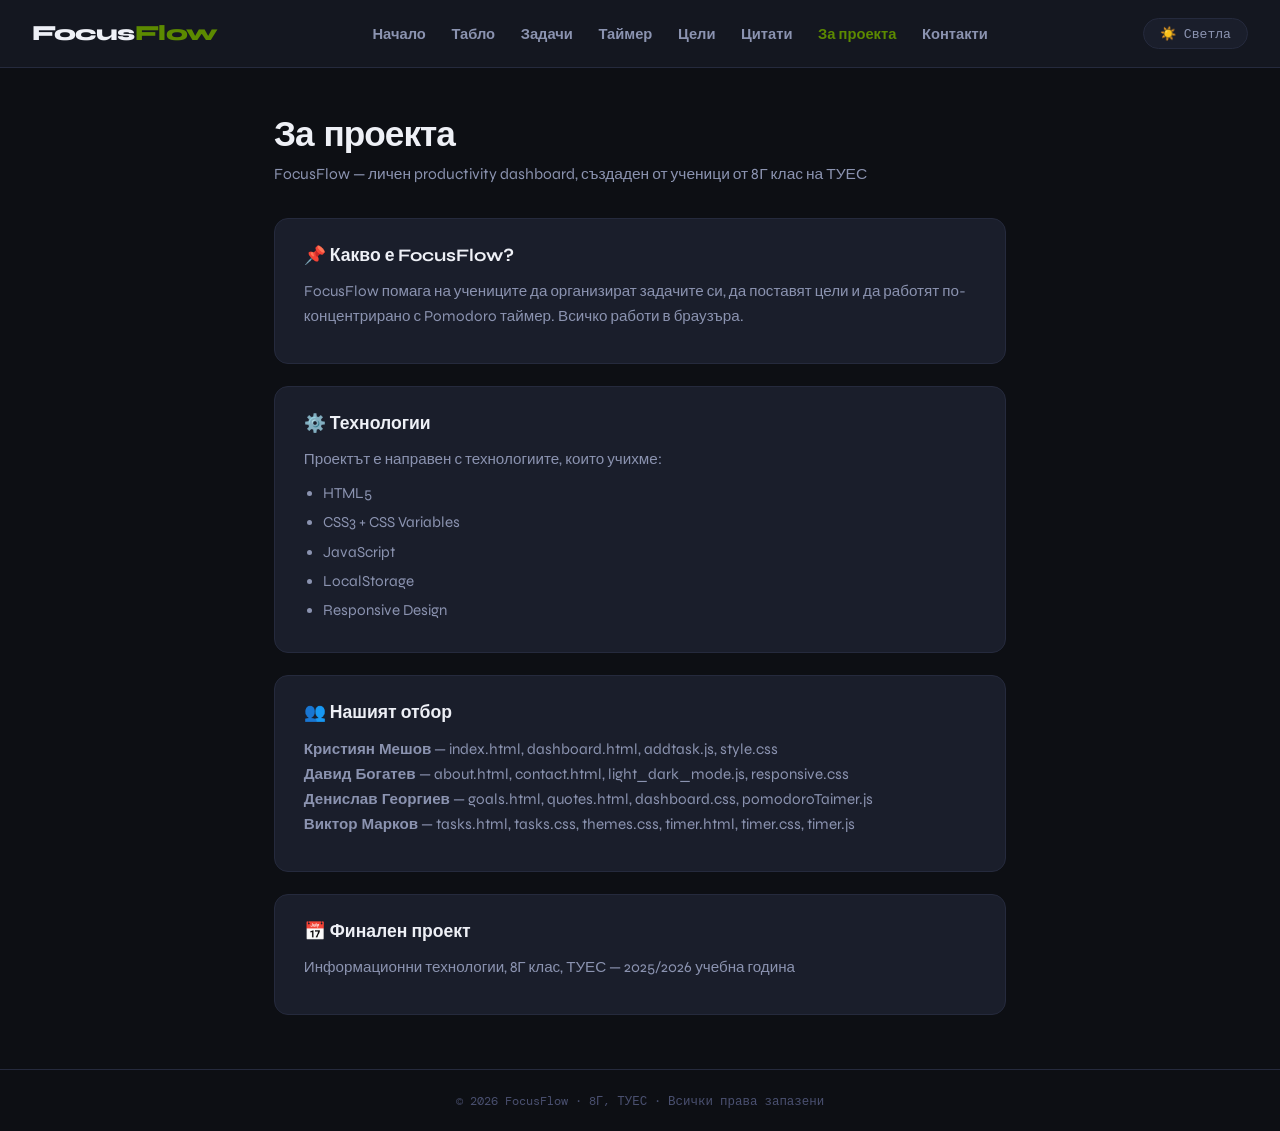
<file: david_bogatev/about.html>
<!DOCTYPE html>
<html lang="bg" data-theme="dark">
<head>
  <meta charset="UTF-8" />
  <meta name="viewport" content="width=device-width, initial-scale=1.0" />
  <title>FocusFlow — За проекта</title>
  <link rel="preconnect" href="https://fonts.googleapis.com" />
  <link href="https://fonts.googleapis.com/css2?family=DM+Mono:wght@400;500&family=Syne:wght@400;600;700;800&display=swap" rel="stylesheet" />
  <link rel="stylesheet" href="../Viktor_Markov/themes.css" />
  <link rel="stylesheet" href="../Viktor_Markov/tasks.css" />
  <link rel="stylesheet" href="responsive.css" />
</head>
<body>

<nav>
  <div class="logo">Focus<span>Flow</span></div>
  <ul class="nav-links">
    <li><a href="../Kristiqn_Meshov/index.html">Начало</a></li>
    <li><a href="../Kristiqn_Meshov/dashboard.html">Табло</a></li>
    <li><a href="../Viktor_Markov/tasks.html">Задачи</a></li>
    <li><a href="../Viktor_Markov/timer.html">Таймер</a></li>
    <li><a href="../Denislav_Georgiev/goals.html">Цели</a></li>
    <li><a href="../Denislav_Georgiev/quotes.html">Цитати</a></li>
    <li><a href="about.html" class="active">За проекта</a></li>
    <li><a href="contact.html">Контакти</a></li>
  </ul>
  <button class="theme-btn" onclick="toggleTheme()">
    <span id="theme-icon">☀️</span> 
    <span id="theme-label">Светла</span>
  </button>
</nav>

<main>
  <div class="page-header">
    <h1>За проекта</h1>
    <p class="subtitle">FocusFlow — личен productivity dashboard, създаден от ученици от 8Г клас на ТУЕС</p>
  </div>

  <div class="card">
    <h2>📌 Какво е FocusFlow?</h2>
    <p>FocusFlow помага на учениците да организират задачите си, да поставят цели и да работят по-концентрирано с Pomodoro таймер. Всичко работи в браузъра.</p>
  </div>

  <div class="card">
    <h2>⚙️ Технологии</h2>
    <p>Проектът е направен с технологиите, които учихме:</p>
    <ul>
      <li>HTML5</li>
      <li>CSS3 + CSS Variables</li>
      <li>JavaScript</li>
      <li>LocalStorage</li>
      <li>Responsive Design</li>
    </ul>
  </div>

  <div class="card">
    <h2>👥 Нашият отбор</h2>
    <p>
      <strong>Кристиян Мешов</strong> — index.html, dashboard.html, addtask.js, style.css<br>
      <strong>Давид Богатев</strong> — about.html, contact.html, light_dark_mode.js, responsive.css<br>
      <strong>Денислав Георгиев</strong> — goals.html, quotes.html, dashboard.css, pomodoroTaimer.js<br>
      <strong>Виктор Марков</strong> — tasks.html, tasks.css, themes.css, timer.html, timer.css, timer.js
    </p>
  </div>

  <div class="card">
    <h2>📅 Финален проект</h2>
    <p>Информационни технологии, 8Г клас, ТУЕС — 2025/2026 учебна година</p>
  </div>
</main>

<footer>
  © 2026 FocusFlow · 8Г, ТУЕС · Всички права запазени
</footer>

<script src="light_dark_mode.js"></script>
</body>
</html>
</file>
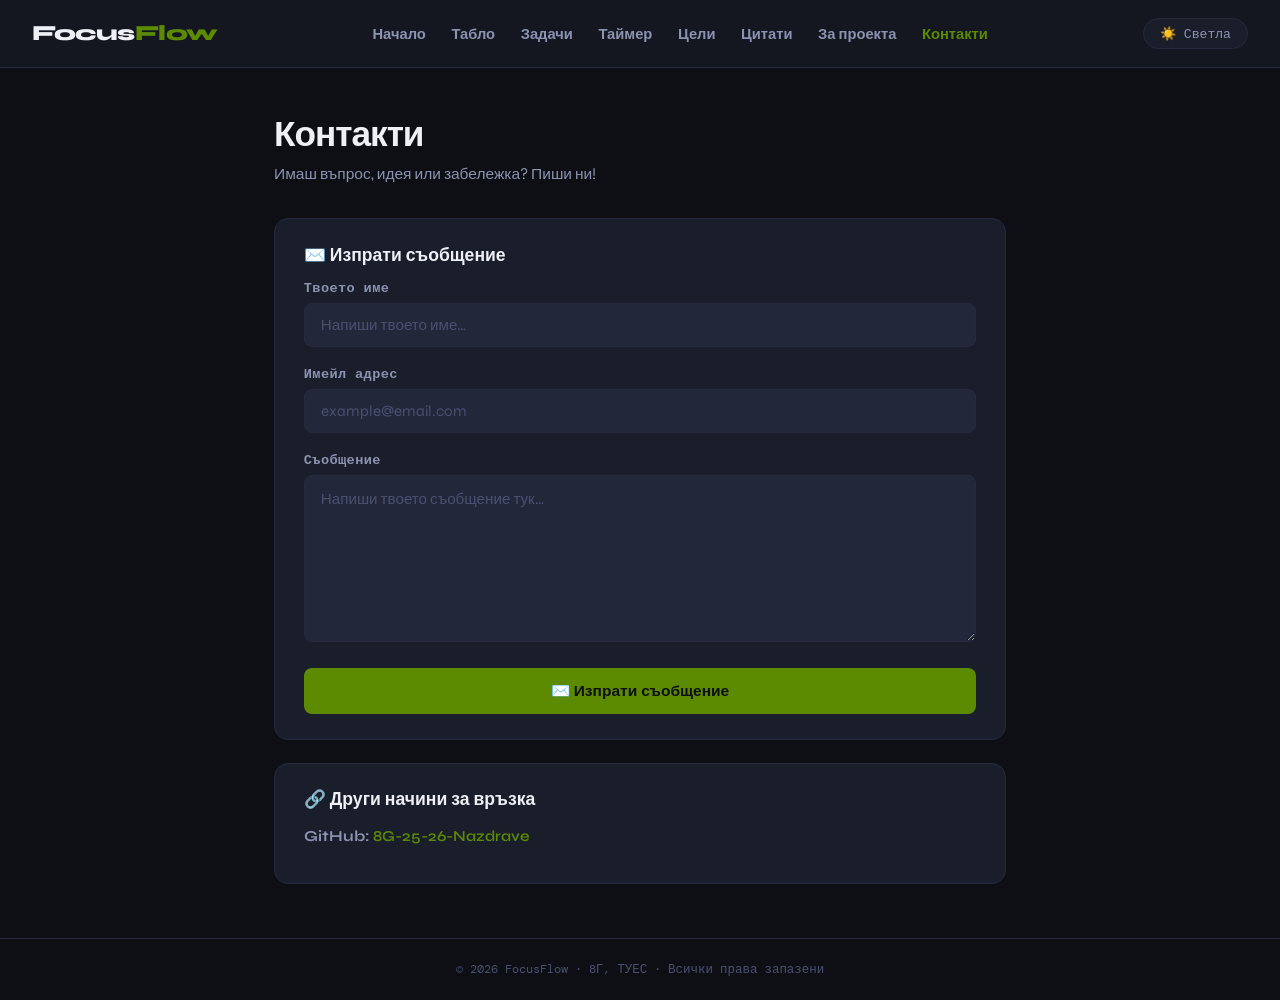
<file: david_bogatev/contact.html>
<!DOCTYPE html>
<html lang="bg" data-theme="dark">
<head>
  <meta charset="UTF-8" />
  <meta name="viewport" content="width=device-width, initial-scale=1.0" />
  <title>FocusFlow — Контакти</title>
  <link rel="preconnect" href="https://fonts.googleapis.com" />
  <link href="https://fonts.googleapis.com/css2?family=DM+Mono:wght@400;500&family=Syne:wght@400;600;700;800&display=swap" rel="stylesheet" />
  <link rel="stylesheet" href="../Viktor_Markov/themes.css" />
  <link rel="stylesheet" href="../Viktor_Markov/tasks.css" />
  <link rel="stylesheet" href="responsive.css" />
</head>
<body>

<nav>
  <div class="logo">Focus<span>Flow</span></div>
  <ul class="nav-links">
    <li><a href="../Kristiqn_Meshov/index.html">Начало</a></li>
    <li><a href="../Kristiqn_Meshov/dashboard.html">Табло</a></li>
    <li><a href="../Viktor_Markov/tasks.html">Задачи</a></li>
    <li><a href="../Viktor_Markov/timer.html">Таймер</a></li>
    <li><a href="../Denislav_Georgiev/goals.html">Цели</a></li>
    <li><a href="../Denislav_Georgiev/quotes.html">Цитати</a></li>
    <li><a href="about.html">За проекта</a></li>
    <li><a href="contact.html" class="active">Контакти</a></li>
  </ul>
  <button class="theme-btn" onclick="toggleTheme()">
    <span id="theme-icon">☀️</span> 
    <span id="theme-label">Светла</span>
  </button>
</nav>

<main>
  <div class="page-header">
    <h1>Контакти</h1>
    <p class="subtitle">Имаш въпрос, идея или забележка? Пиши ни!</p>
  </div>

  <div class="card">
    <h2>✉️ Изпрати съобщение</h2>
    <div id="contact-form">
      <div class="form-group">
        <label class="form-label">Твоето име</label>
        <input type="text" id="name" class="form-input" placeholder="Напиши твоето име…" required>
      </div>

      <div class="form-group">
        <label class="form-label">Имейл адрес</label>
        <input type="email" id="email" class="form-input" placeholder="example@email.com" required>
      </div>

      <div class="form-group">
        <label class="form-label">Съобщение</label>
        <textarea id="message" class="form-input form-textarea" rows="6" placeholder="Напиши твоето съобщение тук…" required></textarea>
      </div>

      <button class="btn-add btn-send" onclick="handleSubmit()">✉️ Изпрати съобщение</button>
    </div>
    <div id="success-msg" class="success-msg" style="display:none;">
      ✅ Съобщението е изпратено успешно! (Демо версия)
    </div>
  </div>

  <div class="card">
    <h2>🔗 Други начини за връзка</h2>
    <p><strong>GitHub:</strong> <a href="https://github.com/IT-8-TUES/8G-25-26-Nazdrave" target="_blank">8G-25-26-Nazdrave</a></p>
  </div>
</main>

<footer>
  © 2026 FocusFlow · 8Г, ТУЕС · Всички права запазени
</footer>

<script src="light_dark_mode.js"></script>
<script>
  function handleSubmit() {
    const name    = document.getElementById('name').value.trim();
    const email   = document.getElementById('email').value.trim();
    const message = document.getElementById('message').value.trim();

    if (!name || !email || !message) {
      alert('⚠️ Моля, попълни всички полета.');
      return;
    }

    document.getElementById('contact-form').style.display = 'none';
    document.getElementById('success-msg').style.display  = 'block';
  }
</script>
</body>
</html>
</file>
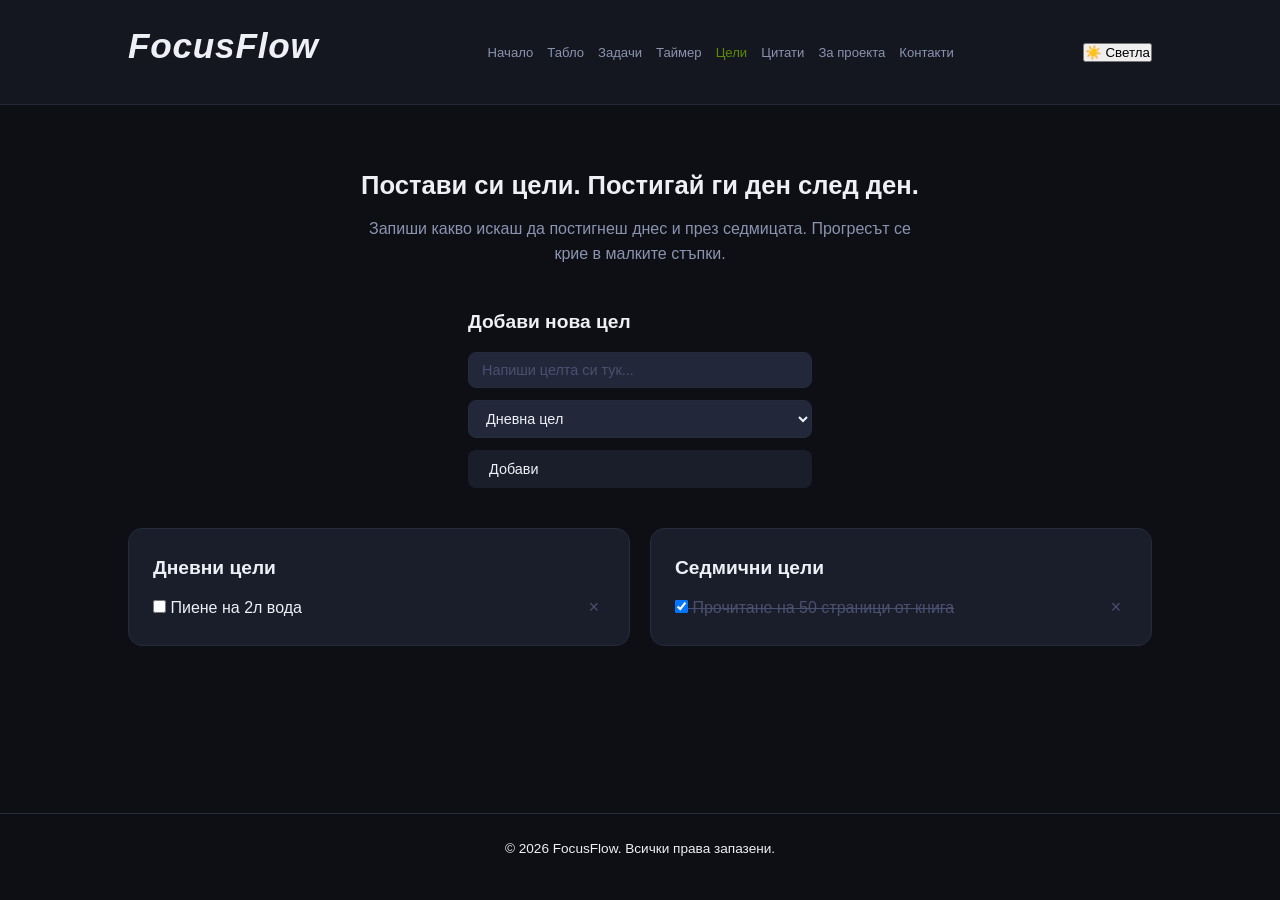
<file: Denislav_Georgiev/goals.html>
<!DOCTYPE html>
<html lang="bg">

<head>
    <meta charset="UTF-8">
    <meta name="viewport" content="width=device-width, initial-scale=1.0">
    <title>FocusFlow - Моите Цели</title>
    <link rel="stylesheet" href="../Kristiqn_Meshov/style.css">
    <link rel="stylesheet" href="../Viktor_Markov/themes.css">
    <style>
</style>
</head>

<body>

    <header>
        <div class="logo">
            <h1>FocusFlow</h1>
        </div>
        <nav>
            <ul>
                <li><a href="../Kristiqn_Meshov/index.html">Начало</a></li>
                <li><a href="../Kristiqn_Meshov/dashboard.html">Табло</a></li>
                <li><a href="../Viktor_Markov/tasks.html">Задачи</a></li>
                <li><a href="../Viktor_Markov/timer.html">Таймер</a></li>
                <li><a href="goals.html" class="active">Цели</a></li>
                <li><a href="quotes.html">Цитати</a></li>
                <li><a href="../david_bogatev/about.html">За проекта</a></li>
                <li><a href="../david_bogatev/contact.html">Контакти</a></li>
            </ul>
        </nav>
          <button class="theme-btn" onclick="toggleTheme()">
    <span id="theme-icon">☀️</span>
    <span id="theme-label">Светла</span>
  </button>
    </header>

    <main>
        <section class="goals-hero">
            <h2>Постави си цели. Постигай ги ден след ден.</h2>
            <p>Запиши какво искаш да постигнеш днес и през седмицата. Прогресът се крие в малките стъпки.</p>
        </section>

        <section class="goals-form-section">
            <h3>Добави нова цел</h3>
            <form id="goal-form">
                <input type="text" id="goalInput" placeholder="Напиши целта си тук..." required>

                <select id="goalType">
                    <option value="daily">Дневна цел</option>
                    <option value="weekly">Седмична цел</option>
                </select>

                <button type="submit">Добави</button>
            </form>
        </section>

        <section class="goals-container">

            <article class="goals-category">
                <h3>Дневни цели</h3>
                <ul id="dailyGoalsList">
                    <li>
                        <label>
                            <input type="checkbox"> Пиене на 2л вода
                        </label>
                        <button class="delete-btn">&times;</button>
                    </li>
                </ul>
            </article>

            <article class="goals-category">
                <h3>Седмични цели</h3>
                <ul id="weeklyGoalsList">
                    <li class="completed">
                        <label>
                            <input type="checkbox" checked> Прочитане на 50 страници от книга
                        </label>
                        <button class="delete-btn">&times;</button>
                    </li>
                </ul>
            </article>

        </section>
    </main>

    <footer>
        <p>&copy; 2026 FocusFlow. Всички права запазени.</p>
    </footer>
    <script src="../Viktor_Markov/tasks.js"></script>
    <script src="../david_bogatev/light_dark_mode.js"></script>
    <script src="goals.js"></script>
</body>
</body>

</html>
</file>
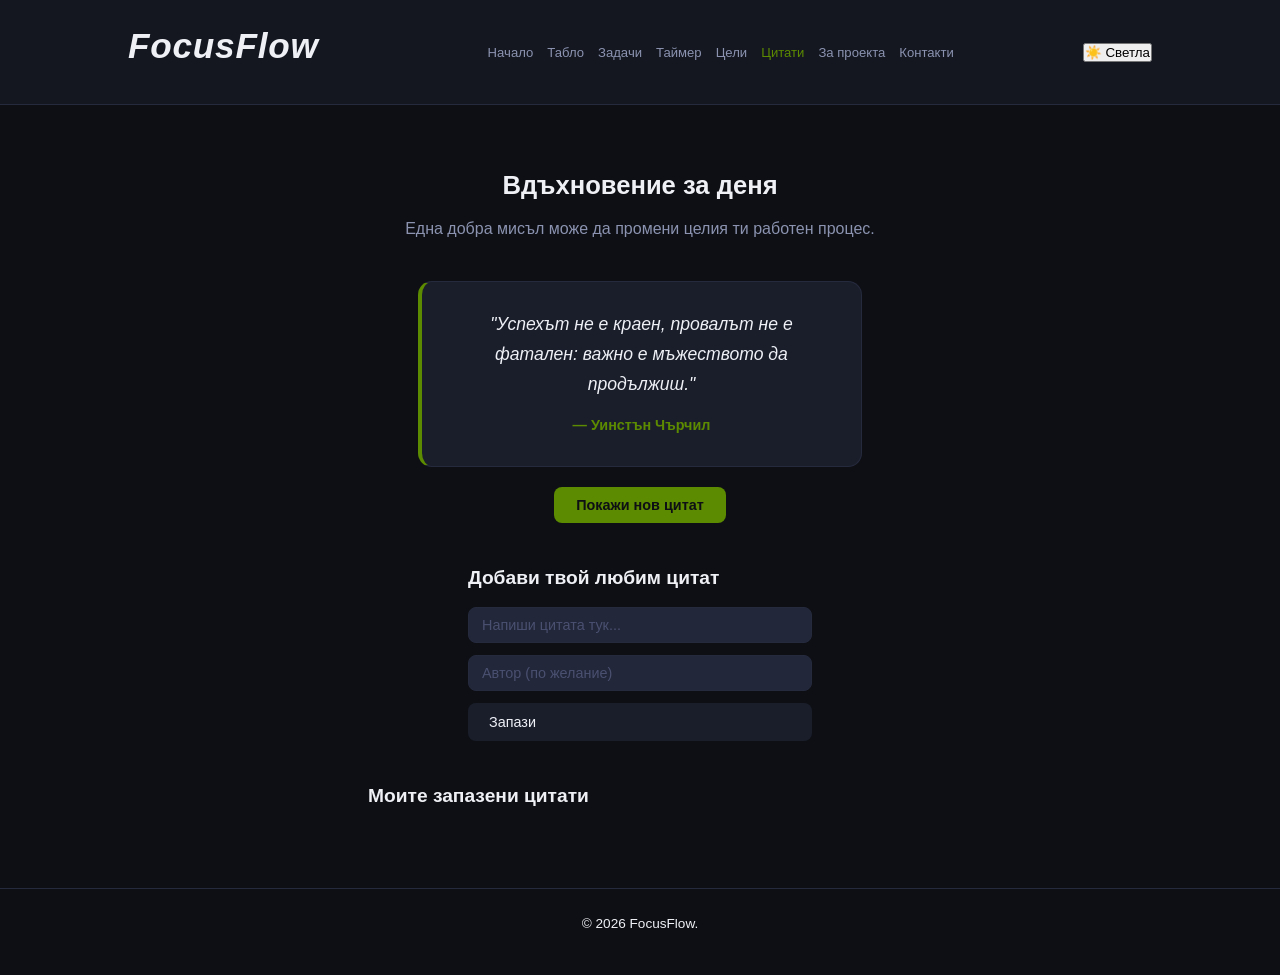
<file: Denislav_Georgiev/quotes.html>
<!DOCTYPE html>
<html lang="bg">

<head>
    <meta charset="UTF-8">
    <meta name="viewport" content="width=device-width, initial-scale=1.0">
    <title>FocusFlow - Мотивационни цитати</title>
    <link rel="stylesheet" href="../Kristiqn_Meshov/style.css">
    <link rel="stylesheet" href="../Viktor_Markov/themes.css">
</head>

<body>


    <header>
        <div class="logo">
            <h1>FocusFlow</h1>
        </div>
        <nav>
            <ul>
                <li><a href="../Kristiqn_Meshov/index.html">Начало</a></li>
                <li><a href="../Kristiqn_Meshov/dashboard.html">Табло</a></li>
                <li><a href="../Viktor_Markov/tasks.html">Задачи</a></li>
                <li><a href="../Viktor_Markov/timer.html">Таймер</a></li>
                <li><a href="goals.html">Цели</a></li>
                <li><a href="quotes.html" class="active">Цитати</a></li>
                <li><a href="../david_bogatev/about.html">За проекта</a></li>
                <li><a href="../david_bogatev/contact.html">Контакти</a></li>
            </ul>
        </nav>
          <button class="theme-btn" onclick="toggleTheme()">
    <span id="theme-icon">☀️</span>
    <span id="theme-label">Светла</span>
  </button>
    </header>

    <main>
        <section class="quotes-hero">
            <h2>Вдъхновение за деня</h2>
            <p>Една добра мисъл може да промени целия ти работен процес.</p>
        </section>

        <section class="daily-quote-section">
            <figure class="featured-quote">
                <blockquote id="currentQuote">
                    "Успехът не е краен, провалът не е фатален: важно е мъжеството да продължиш."
                </blockquote>
                <figcaption id="quoteAuthor"><cite>— Уинстън Чърчил</cite></figcaption>
            </figure>
            <button id="newQuoteBtn">Покажи нов цитат</button>
        </section>

        <section class="add-quote-section">
            <h3>Добави твой любим цитат</h3>
            <form id="quote-form">
                <input type="text" id="quoteText" placeholder="Напиши цитата тук..." required>
                <input type="text" id="quoteAuthorInput" placeholder="Автор (по желание)">
                <button type="submit">Запази</button>
            </form>
        </section>

        <section class="saved-quotes-container">
            <h3>Моите запазени цитати</h3>
            <ul id="savedQuotesList">
                <li>
                    <blockquote>"Бъдещето принадлежи на тези, които вярват в красотата на своите мечти."</blockquote>
                    <cite>— Елинор Рузвелт</cite>
                    <button class="delete-btn">&times;</button>
                </li>
            </ul>
        </section>
    </main>

    <footer>
        <p>&copy; 2026 FocusFlow.</p>
    </footer>

    <script src="../david_bogatev/light_dark_mode.js"></script>
    <script src="../Viktor_Markov/tasks.js"></script>
    <script src="quotes.js"></script>
</body>

</html>
</file>
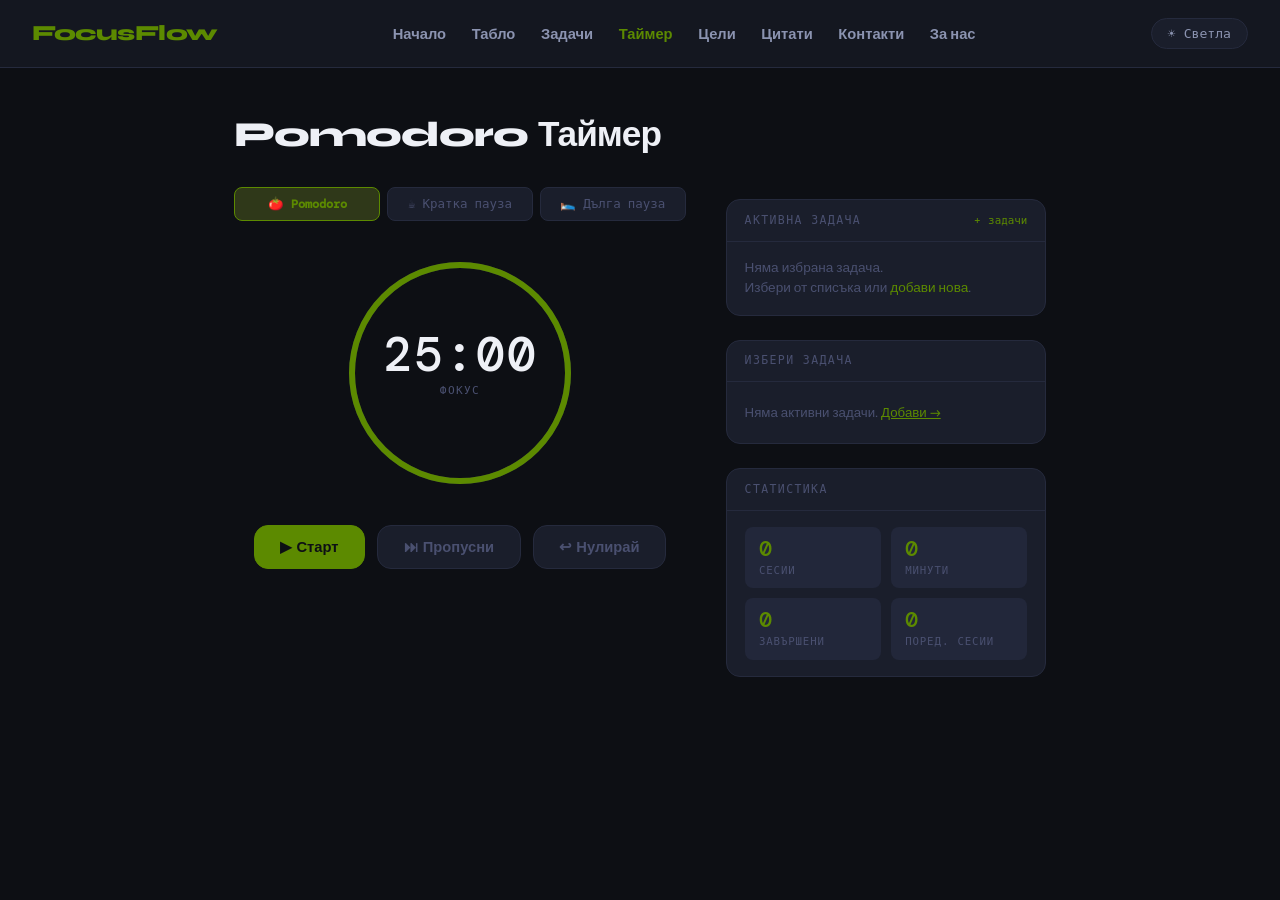
<file: Viktor_Markov/timer.html>
<!DOCTYPE html>
<html lang="bg" data-theme="dark">
<head>
  <meta charset="UTF-8" />
  <meta name="viewport" content="width=device-width, initial-scale=1.0" />
  <title>FocusFlow — Pomodoro Таймер</title>
  <link rel="preconnect" href="https://fonts.googleapis.com" />
  <link href="https://fonts.googleapis.com/css2?family=DM+Mono:wght@400;500&family=Syne:wght@400;600;700;800&display=swap" rel="stylesheet" />
  <link rel="stylesheet" href="themes.css" />
  <link rel="stylesheet" href="timer.css" />
</head>
<body>

 <nav>
  <a href="../Kristiqn_Meshov/index.html" class="nav-logo">FocusFlow</a>
  <ul class="nav-links">
    <li><a href="../Kristiqn_Meshov/index.html">Начало</a></li>
    <li><a href="../Kristiqn_Meshov/dashboard.html">Табло</a></li>
    <li><a href="../Viktor_Markov/tasks.html">Задачи</a></li>
    <li><a href="../Viktor_Markov/timer.html" class="active">Таймер</a></li>
    <li><a href="../Denislav_Georgiev/goals.html">Цели</a></li>
    <li><a href="../Denislav_Georgiev/quotes.html">Цитати</a></li>
    <li><a href="../david_bogatev/contact.html">Контакти</a></li>
    <li><a href="../david_bogatev/about.html">За нас</a></li>
  </ul>
  <button class="theme-btn" onclick="toggleTheme()">
    <span id="theme-icon">☀️</span>
    <span id="theme-label">Светла</span>
  </button>
 </nav>

<main>
  <section>
    <div class="page-header">
      <h1>Pomodoro Таймер</h1>
    </div>

    <div class="mode-tabs">
      <button class="mode-tab active" data-mode="pomodoro" onclick="switchMode('pomodoro',this)">🍅 Pomodoro</button>
      <button class="mode-tab" data-mode="short"    onclick="switchMode('short',this)">☕ Кратка пауза</button>
      <button class="mode-tab" data-mode="long"     onclick="switchMode('long',this)">🛌 Дълга пауза</button>
    </div>

    <div class="timer-wrap">
      <div class="timer-ring-wrap">
        <svg class="timer-svg" width="240" height="240" viewBox="0 0 240 240">
          <circle class="ring-bg"       cx="120" cy="120" r="108" />
          <circle class="ring-progress" cx="120" cy="120" r="108" id="ring"
            stroke-dasharray="678.6" stroke-dashoffset="0" />
        </svg>
        <div class="timer-center">
          <div id="timer-display" onclick="enterEditMode()" title="Кликни за редакция">25:00</div>
          <div class="timer-mode-label" id="timer-mode-label">Фокус</div>
          <div class="edit-hint">кликни за редакция</div>
        </div>
      </div>

      <div class="timer-controls">
        <button class="btn-ctrl btn-start" id="btn-start" onclick="toggleTimer()">▶ Старт</button>
        <button class="btn-ctrl btn-skip"  onclick="skipSession()">⏭ Пропусни</button>
        <button class="btn-ctrl btn-reset" onclick="resetTimer()">↩ Нулирай</button>
      </div>
    </div>
  </section>

  <aside class="sidebar">
    <div class="panel">
      <div class="panel-head">
        <span class="panel-title">Активна задача</span>
        <a href="tasks.html" style="font-family:'DM Mono',monospace;font-size:0.68rem;color:var(--accent);text-decoration:none;">+ задачи</a>
      </div>
      <div class="panel-body">
        <div id="active-task-display"></div>
      </div>
    </div>

    <div class="panel">
      <div class="panel-head">
        <span class="panel-title">Избери задача</span>
      </div>
      <div class="panel-body">
        <div class="task-mini-list" id="task-mini-list"></div>
      </div>
    </div>

    <div class="panel">
      <div class="panel-head">
        <span class="panel-title">Статистика</span>
      </div>
      <div class="panel-body">
        <div class="stats-grid">
          <div class="stat-card"><div class="stat-num" id="stat-sessions">0</div><div class="stat-lbl">сесии</div></div>
          <div class="stat-card"><div class="stat-num" id="stat-minutes">0</div><div class="stat-lbl">минути</div></div>
          <div class="stat-card"><div class="stat-num" id="stat-tasks-done">0</div><div class="stat-lbl">завършени</div></div>
          <div class="stat-card"><div class="stat-num" id="stat-streak">0</div><div class="stat-lbl">поред. сесии</div></div>
        </div>
      </div>
    </div>
  </aside>
</main>

<script src="timer.js"></script>
</body>
</html>
</file>
<file: Viktor_Markov/themes.css>
/*
   Dark / Light mode
*/

:root,
[data-theme="dark"] {
  --bg-primary:    #0d0f14;
  --bg-secondary:  #141720;
  --bg-card:       #1a1e2b;
  --bg-input:      #22273a;

  --accent:        #5c8a00;
  --accent-dim:    #3d5c00;
  --accent-glow:   rgba(200, 241, 53, 0.18);

  --text-primary:  #eef0f6;
  --text-secondary:#8b93b0;
  --text-muted:    #4a5070;

  --border:        #252a3d;
  --border-accent: #5c8a00;

  --danger:        #ff5e6c;
  --danger-dim:    rgba(75, 75, 75, 0.15);
  --success:       #3cffa0;
  --warning:       #ffb547;

  --shadow-card:   0 4px 24px rgba(0,0,0,0.45);
  --shadow-glow:   0 0 24px rgba(200, 241, 53, 0.22);

  --radius:        14px;
  --radius-sm:     8px;
  --transition:    0.25s cubic-bezier(.4,0,.2,1);
}

[data-theme="light"] {
  --bg-primary:    #f3f5fb;
  --bg-secondary:  #e8ecf6;
  --bg-card:       #ffffff;
  --bg-input:      #eef1fa;

  --accent:        #c8f135;
  --accent-dim:    #8aab1e;
  --accent-glow:   rgba(92, 138, 0, 0.12);

  --text-primary:  #12151f;
  --text-secondary:#4a5070;
  --text-muted:    #9aa0bc;

  --border:        #d8ddef;
  --border-accent: #c8f135;

  --danger:        #e03040;
  --danger-dim:    rgba(224, 48, 64, 0.10);
  --success:       #1a9955;
  --warning:       #d4860a;

  --shadow-card:   0 4px 20px rgba(0,0,0,0.09);
  --shadow-glow:   0 0 20px rgba(92, 138, 0, 0.14);

  --radius:        14px;
  --radius-sm:     8px;
  --transition:    0.25s cubic-bezier(.4,0,.2,1);
}

*, *::before, *::after {
  transition:
    background-color var(--transition),
    border-color     var(--transition),
    color            var(--transition),
    box-shadow       var(--transition);
}
</file>
<file: Viktor_Markov/tasks.css>
*, *::before, *::after { box-sizing: border-box; margin: 0; padding: 0; }

body {
  font-family: 'Syne', sans-serif;
  background: var(--bg-primary);
  color: var(--text-primary);
  min-height: 100vh;
  display: flex;
  flex-direction: column;
}

nav {
  display: flex; align-items: center; justify-content: space-between;
  padding: 1.1rem 2rem; border-bottom: 1px solid var(--border);
  background: var(--bg-secondary); position: sticky; top: 0; z-index: 100;
}
.nav-logo { font-size: 1.35rem; font-weight: 800; letter-spacing: -0.5px; color: var(--accent); text-decoration: none; }
.nav-links { display: flex; gap: 1.6rem; list-style: none; }
.nav-links a { color: var(--text-secondary); text-decoration: none; font-size: 0.92rem; font-weight: 600; transition: color var(--transition); }
.nav-links a:hover, .nav-links a.active { color: var(--accent); }
.theme-btn {
  background: var(--bg-card); border: 1px solid var(--border); border-radius: 50px;
  padding: 0.4rem 1rem; cursor: pointer; display: flex; align-items: center; gap: 0.5rem;
  font-family: 'DM Mono', monospace; font-size: 0.82rem; color: var(--text-secondary);
}
.theme-btn:hover { border-color: var(--accent); color: var(--accent); }

main { flex: 1; max-width: 780px; width: 100%; margin: 0 auto; padding: 3rem 1.5rem 2rem; }
h1 { font-size: 2.2rem; font-weight: 800; letter-spacing: -1px; line-height: 1.1; }
.page-header { margin-bottom: 2rem; }

.stats-row { display: flex; gap: 1rem; margin-top: 1rem; flex-wrap: wrap; }
.stat-pill {
  font-family: 'DM Mono', monospace; font-size: 0.78rem;
  background: var(--bg-card); border: 1px solid var(--border);
  border-radius: 50px; padding: 0.3rem 0.85rem; color: var(--text-secondary);
}
.stat-pill span { color: var(--accent); font-weight: 500; }

.timer-link-bar {
  background: var(--bg-card); border: 1.5px solid var(--border);
  border-radius: var(--radius); padding: 0.85rem 1.2rem;
  display: flex; align-items: center; justify-content: space-between;
  margin-bottom: 1.8rem; gap: 1rem;
}
.timer-link-bar span { font-size: 0.88rem; color: var(--text-secondary); }
.timer-link-bar strong { color: var(--text-primary); }
.btn-go-timer {
  background: var(--accent); color: #0d0f14; border: none; border-radius: var(--radius-sm);
  padding: 0.5rem 1.1rem; font-family: 'Syne', sans-serif; font-weight: 700; font-size: 0.84rem;
  text-decoration: none; white-space: nowrap; display: inline-block;
  transition: transform 0.15s, box-shadow 0.15s;
}
.btn-go-timer:hover { transform: translateY(-2px); box-shadow: var(--shadow-glow); }

.add-task-form { display: flex; gap: 0.7rem; margin-bottom: 1.5rem; flex-wrap: wrap; }
.task-input {
  flex: 1; min-width: 180px; background: var(--bg-input);
  border: 1.5px solid var(--border); border-radius: var(--radius-sm);
  padding: 0.75rem 1.1rem; font-family: 'Syne', sans-serif; font-size: 0.95rem;
  color: var(--text-primary); outline: none;
}
.task-input::placeholder { color: var(--text-muted); }
.task-input:focus { border-color: var(--accent); box-shadow: 0 0 0 3px var(--accent-glow); }

.priority-select {
  background: var(--bg-input); border: 1.5px solid var(--border); border-radius: var(--radius-sm);
  padding: 0.75rem 0.9rem; font-family: 'DM Mono', monospace; font-size: 0.8rem;
  color: var(--text-secondary); cursor: pointer; outline: none;
}
.priority-select:focus { border-color: var(--accent); }

.btn-add {
  background: var(--accent); color: #0d0f14; border: none; border-radius: var(--radius-sm);
  padding: 0.75rem 1.4rem; font-family: 'Syne', sans-serif; font-weight: 700; font-size: 0.92rem;
  cursor: pointer; white-space: nowrap; transition: transform 0.15s, box-shadow 0.15s;
}
.btn-add:hover { transform: translateY(-2px); box-shadow: var(--shadow-glow); }
.btn-add:active { transform: translateY(0); }

.filter-tabs { display: flex; gap: 0.5rem; margin-bottom: 1.4rem; flex-wrap: wrap; }
.tab-btn {
  background: none; border: 1.5px solid var(--border); border-radius: 50px;
  padding: 0.35rem 0.95rem; font-family: 'DM Mono', monospace; font-size: 0.78rem;
  color: var(--text-muted); cursor: pointer; transition: all var(--transition);
}
.tab-btn:hover, .tab-btn.active { border-color: var(--accent); color: var(--accent); background: var(--accent-glow); }

.task-list-wrap {
  overflow-y: auto; max-height: calc(100vh - 22rem); min-height: 120px;
  border: 1.5px solid var(--border); border-radius: var(--radius);
  padding: 0.5rem; background: var(--bg-secondary);
  scrollbar-width: thin; scrollbar-color: var(--border) transparent;
}
.task-list-wrap::-webkit-scrollbar { width: 5px; }
.task-list-wrap::-webkit-scrollbar-thumb { background: var(--border); border-radius: 10px; }

#task-list { display: flex; flex-direction: column; gap: 0.65rem; list-style: none; }

.task-item {
  background: var(--bg-card); border: 1.5px solid var(--border); border-radius: var(--radius);
  padding: 0.9rem 1.1rem; display: flex; align-items: center; gap: 0.85rem;
  position: relative; overflow: hidden;
  animation: slideIn 0.22s cubic-bezier(.4,0,.2,1);
  transition: border-color var(--transition), box-shadow var(--transition);
}
.task-item::before { content: ''; position: absolute; left: 0; top: 0; bottom: 0; width: 4px; }
.task-item.prio-high::before   { background: var(--danger);  }
.task-item.prio-medium::before { background: var(--warning); }
.task-item.prio-low::before    { background: var(--success); }
.task-item:hover { border-color: var(--border-accent); box-shadow: var(--shadow-card); }

.task-item.is-active { border-color: var(--accent); background: linear-gradient(90deg, var(--accent-glow) 0%, var(--bg-card) 100%); }
.task-item.is-active .active-dot { display: flex; }
.active-dot {
  display: none; align-items: center; gap: 4px;
  font-family: 'DM Mono', monospace; font-size: 0.68rem; color: var(--accent); white-space: nowrap;
}
.active-dot::before {
  content: ''; width: 7px; height: 7px; border-radius: 50%;
  background: var(--accent); animation: pulse 1.4s infinite;
}

.task-item.done { opacity: 0.5; }
.task-item.done .task-text { text-decoration: line-through; color: var(--text-muted); }

.task-check {
  width: 22px; height: 22px; border-radius: 50%; border: 2px solid var(--border);
  cursor: pointer; display: flex; align-items: center; justify-content: center;
  flex-shrink: 0; transition: all var(--transition);
}
.task-check:hover { border-color: var(--accent); }
.task-check.checked { background: var(--accent); border-color: var(--accent); }
.task-check.checked::after { content: '✓'; font-size: 0.72rem; font-weight: 700; color: #0d0f14; }

.task-text { flex: 1; font-size: 0.96rem; font-weight: 600; }
.task-meta { display: flex; align-items: center; gap: 0.5rem; flex-shrink: 0; }

.prio-badge {
  font-family: 'DM Mono', monospace; font-size: 0.67rem;
  padding: 0.18rem 0.5rem; border-radius: 4px; text-transform: uppercase; letter-spacing: 0.07em;
}
.prio-badge.prio-high   { background: var(--danger-dim);         color: var(--danger);  }
.prio-badge.prio-medium { background: rgba(255,181,71,0.13);     color: var(--warning); }
.prio-badge.prio-low    { background: rgba(60,255,160,0.12);     color: var(--success); }
.task-time { font-family: 'DM Mono', monospace; font-size: 0.7rem; color: var(--text-muted); }

.task-actions { display: flex; gap: 0.3rem; align-items: center; }
.btn-action {
  background: none; border: 1.5px solid var(--border); border-radius: 6px;
  color: var(--text-muted); font-size: 0.72rem; font-family: 'DM Mono', monospace;
  padding: 0.25rem 0.55rem; cursor: pointer; white-space: nowrap; transition: all var(--transition);
}
.btn-focus:hover, .btn-focus.active-focus { border-color: var(--accent); color: var(--accent); background: var(--accent-glow); }
.btn-complete:hover { border-color: var(--success); color: var(--success); background: rgba(60,255,160,0.10); }
.btn-delete {
  background: none; border: none; color: var(--text-muted); font-size: 1rem;
  cursor: pointer; padding: 0.25rem 0.35rem; border-radius: 4px; line-height: 1;
  transition: color var(--transition), background var(--transition);
}
.btn-delete:hover { color: var(--danger); background: var(--danger-dim); }

.empty-state { text-align: center; padding: 4rem 2rem; color: var(--text-muted); }
.empty-state .empty-icon { font-size: 3rem; margin-bottom: 1rem; opacity: 0.5; }
.empty-state p { font-size: 0.92rem; }

@keyframes slideIn { from { opacity: 0; transform: translateY(-8px); } to { opacity: 1; transform: translateY(0); } }
@keyframes fadeOut { to { opacity: 0; transform: translateX(20px); } }
@keyframes pulse   { 0%,100% { opacity:1; transform:scale(1); } 50% { opacity:.4; transform:scale(1.4); } }
.removing { animation: fadeOut 0.2s forwards; }
</file>
<file: david_bogatev/responsive.css>
.logo {
  font-size: 1.35rem;
  font-weight: 800;
  letter-spacing: -0.5px;
  color: var(--text-primary);
  user-select: none;
}
.logo span {
  color: var(--accent);
}

.card {
  background: var(--bg-card);
  border: 1.5px solid var(--border);
  border-radius: var(--radius);
  padding: 1.6rem 1.8rem;
  margin-bottom: 1.4rem;
  transition: border-color var(--transition), box-shadow var(--transition);
}
.card:hover {
  border-color: var(--border-accent);
  box-shadow: var(--shadow-card);
}
.card h2 {
  font-size: 1.1rem;
  font-weight: 700;
  margin-bottom: 0.85rem;
  color: var(--text-primary);
}
.card p {
  color: var(--text-secondary);
  font-size: 0.95rem;
  line-height: 1.65;
  margin-bottom: 0.5rem;
}
.card ul {
  padding-left: 1.2rem;
  margin: 0.6rem 0 0.3rem;
  display: flex;
  flex-direction: column;
  gap: 0.4rem;
}
.card li {
  color: var(--text-secondary);
  font-size: 0.95rem;
  line-height: 1.5;
}
.card a {
  color: var(--accent);
  text-decoration: none;
  font-weight: 600;
}
.card a:hover {
  text-decoration: underline;
}

.subtitle {
  color: var(--text-secondary);
  font-size: 0.97rem;
  margin-top: 0.5rem;
  line-height: 1.5;
}

footer {
  text-align: center;
  padding: 1.4rem 2rem;
  border-top: 1px solid var(--border);
  color: var(--text-muted);
  font-family: 'DM Mono', monospace;
  font-size: 0.78rem;
  margin-top: auto;
}

.form-group {
  margin-bottom: 1.1rem;
}
.form-label {
  display: block;
  font-size: 0.85rem;
  font-weight: 600;
  color: var(--text-secondary);
  font-family: 'DM Mono', monospace;
  margin-bottom: 0.45rem;
  letter-spacing: 0.03em;
}
.form-input {
  width: 100%;
  background: var(--bg-input);
  border: 1.5px solid var(--border);
  border-radius: var(--radius-sm);
  padding: 0.75rem 1rem;
  font-family: 'Syne', sans-serif;
  font-size: 0.95rem;
  color: var(--text-primary);
  outline: none;
  transition: border-color var(--transition), box-shadow var(--transition);
}
.form-input::placeholder {
  color: var(--text-muted);
}
.form-input:focus {
  border-color: var(--accent);
  box-shadow: 0 0 0 3px var(--accent-glow);
}
.form-textarea {
  resize: vertical;
  min-height: 130px;
  line-height: 1.55;
}
.btn-send {
  width: 100%;
  padding: 0.85rem;
  font-size: 0.97rem;
  margin-top: 0.3rem;
}
.success-msg {
  text-align: center;
  padding: 1.2rem;
  color: var(--success);
  font-weight: 700;
  font-size: 1rem;
  border: 1.5px solid var(--success);
  border-radius: var(--radius-sm);
  background: rgba(60, 255, 160, 0.08);
}

@media (max-width: 900px) {
  nav {
    flex-direction: column;
    gap: 15px;
    padding: 15px;
  }

  .nav-links {
    flex-wrap: wrap;
    justify-content: center;
    gap: 10px 16px;
  }

  .page-header h1 {
    font-size: 1.8rem;
  }
}

@media (max-width: 600px) {
  main {
    padding: 1.5rem 1rem;
  }

  .card {
    padding: 1.2rem;
  }

  .add-task-form,
  .goals-form-section {
    flex-direction: column;
  }

  .timer-display {
    font-size: 2.5rem;
  }

  .team-grid {
    grid-template-columns: 1fr;
  }

  .btn-send {
    font-size: 0.9rem;
  }
}
</file>
<file: Kristiqn_Meshov/style.css>
* {
    margin: 0;
    padding: 0;
    box-sizing: border-box;
}

body {
    font-family: 'Segoe UI', Arial, sans-serif;
    background: var(--bg-primary);
    color: var(--text-primary);
    line-height: 1.6;
    min-height: 100vh;
    display: flex;
    flex-direction: column;
}

main { flex: 1; }

h1 { font-size: 2.2rem; font-weight: 700; margin-bottom: 0.75rem; }
h2 { font-size: 1.6rem; font-weight: 700; margin-bottom: 0.6rem; }
h3 { font-size: 1.2rem; font-weight: 600; margin-bottom: 0.5rem; }

p { margin-bottom: 1rem; color: var(--text-primary); }

a { color: var(--accent); text-decoration: none; }
a:hover { text-decoration: underline; }

/* --- Navbar --- */
.navbar {
    display: flex;
    justify-content: space-between;
    align-items: center;
    padding: 18px 10%;
    background: var(--bg-secondary);
    border-bottom: 1px solid var(--border);
}

.logo {
    font-family: 'Oswald', 'Arial Narrow', Arial, sans-serif;
    font-size: 1.6rem;
    font-weight: 700;
    color: var(--text-primary);
    letter-spacing: 0.03em;
    text-transform: none;
    font-style: italic;
    margin-right: 2.5rem;
}
.logo span { color: var(--accent); }

.nav-links { display: flex; gap: 14px; list-style: none; flex-wrap: nowrap; }
.nav-links li::before { display: none; }
.nav-links a { color: var(--text-secondary); font-size: 0.82rem; font-weight: 500; white-space: nowrap; }
.nav-links a:hover, .nav-links a.active { color: var(--accent); text-decoration: none; }

/* --- Hero --- */
.hero-section { text-align: center; padding: 100px 20px 80px; }
.hero-content { max-width: 600px; margin: 0 auto; }
.hero-content p { color: var(--text-secondary); font-size: 1.05rem; margin-bottom: 2rem; }

/* --- Buttons --- */
.btn, button[type="submit"] {
    display: inline-flex;
    align-items: center;
    gap: 6px;
    padding: 10px 20px;
    border-radius: var(--radius-sm);
    font-size: 0.9rem;
    font-weight: 500;
    border: 1.5px solid transparent;
    cursor: pointer;
    transition: all var(--transition);
    text-decoration: none;
    font-family: inherit;
    background: var(--bg-card);
    color: var(--text-primary);
}

.btn-primary {
    background: var(--accent);
    color: #0d0f14;
    border-color: var(--accent);
    font-weight: 700;
}
.btn-primary:hover {
    box-shadow: var(--shadow-glow);
    text-decoration: none;
    color: #0d0f14;
}

/* --- Theme toggle --- */
#theme-toggle {
    background: none;
    border: 1.5px solid var(--border);
    border-radius: var(--radius-sm);
    padding: 7px 14px;
    font-family: inherit;
    font-size: 0.85rem;
    cursor: pointer;
    color: var(--text-secondary);
    display: flex;
    align-items: center;
    gap: 5px;
}
#theme-toggle:hover { border-color: var(--accent); color: var(--accent); }

/* --- Inputs --- */
input[type="text"], select, textarea {
    width: 100%;
    padding: 9px 13px;
    font-family: inherit;
    font-size: 0.9rem;
    border: 1.5px solid var(--border);
    border-radius: var(--radius-sm);
    background: var(--bg-input);
    color: var(--text-primary);
    outline: none;
}
input[type="text"]:focus, select:focus, textarea:focus {
    border-color: var(--accent);
    box-shadow: 0 0 0 3px var(--accent-glow);
}
input::placeholder { color: var(--text-muted); }

/* --- Footer --- */
footer {
    padding: 24px 10%;
    border-top: 1px solid var(--border);
    color: var(--text-muted);
    font-size: 0.85rem;
    text-align: center;
    margin-top: auto;
}

/* --- Goals --- */
.goals-hero { text-align: center; padding: 60px 10% 40px; }
.goals-hero p { color: var(--text-secondary); max-width: 560px; margin: 0 auto; }

.goals-form-section { padding: 0 10% 40px; max-width: 600px; margin: 0 auto; }
.goals-form-section form { display: flex; flex-direction: column; gap: 12px; margin-top: 14px; }

.goals-container {
    display: grid;
    grid-template-columns: repeat(auto-fit, minmax(280px, 1fr));
    gap: 20px;
    padding: 0 10% 60px;
}

.goals-category {
    background: var(--bg-card);
    border: 1px solid var(--border);
    border-radius: var(--radius);
    padding: 24px;
}
.goals-category ul { list-style: none; margin-top: 12px; display: flex; flex-direction: column; gap: 10px; }
.goals-category li { display: flex; align-items: center; justify-content: space-between; gap: 8px; }
.goals-category li::before { display: none; }
.goals-category li.completed label { text-decoration: line-through; color: var(--text-muted); }

.delete-btn {
    background: none;
    border: none;
    color: var(--text-muted);
    font-size: 1.1rem;
    cursor: pointer;
    padding: 2px 6px;
    border-radius: 4px;
    line-height: 1;
}
.delete-btn:hover { color: var(--danger); background: var(--danger-dim); }

/* --- Header nav (goals, quotes) --- */
header {
    display: flex;
    justify-content: space-between;
    align-items: center;
    padding: 18px 10%;
    background: var(--bg-secondary);
    border-bottom: 1px solid var(--border);
}

header nav ul { display: flex; gap: 14px; list-style: none; flex-wrap: nowrap; }
header nav ul li::before { display: none; }
header nav a { color: var(--text-secondary); font-size: 0.82rem; font-weight: 500; text-decoration: none; white-space: nowrap; }
header nav a:hover, header nav a.active { color: var(--accent); }

/* --- Quotes --- */
.quotes-hero { text-align: center; padding: 60px 10% 40px; }
.quotes-hero p { color: var(--text-secondary); max-width: 560px; margin: 0 auto; }

.daily-quote-section {
    max-width: 700px;
    margin: 0 auto;
    padding: 0 10% 40px;
    text-align: center;
}

.featured-quote {
    background: var(--bg-card);
    border: 1px solid var(--border);
    border-left: 4px solid var(--accent);
    border-radius: var(--radius);
    padding: 28px 32px;
    margin-bottom: 20px;
}

.featured-quote blockquote {
    font-size: 1.1rem;
    font-style: italic;
    color: var(--text-primary);
    line-height: 1.7;
    margin-bottom: 12px;
}

.featured-quote figcaption cite {
    font-size: 0.9rem;
    color: var(--accent);
    font-style: normal;
    font-weight: 600;
}

#newQuoteBtn {
    background: var(--accent);
    color: #0d0f14;
    border: none;
    border-radius: var(--radius-sm);
    padding: 10px 22px;
    font-family: inherit;
    font-size: 0.9rem;
    font-weight: 700;
    cursor: pointer;
    transition: box-shadow var(--transition);
}
#newQuoteBtn:hover { box-shadow: var(--shadow-glow); }

.add-quote-section {
    max-width: 600px;
    margin: 0 auto;
    padding: 0 10% 40px;
}
.add-quote-section form { display: flex; flex-direction: column; gap: 12px; margin-top: 14px; }

.saved-quotes-container { padding: 0 10% 60px; max-width: 800px; margin: 0 auto; }
.saved-quotes-container h3 { margin-bottom: 16px; }

#savedQuotesList { list-style: none; display: flex; flex-direction: column; gap: 12px; }
#savedQuotesList li::before { display: none; }

#savedQuotesList li {
    background: var(--bg-card);
    border: 1px solid var(--border);
    border-radius: var(--radius-sm);
    padding: 16px 20px;
    display: flex;
    align-items: center;
    justify-content: space-between;
    gap: 12px;
}

#savedQuotesList blockquote {
    font-style: italic;
    color: var(--text-primary);
    font-size: 0.92rem;
    flex: 1;
}

#savedQuotesList cite {
    font-size: 0.82rem;
    color: var(--accent);
    font-style: normal;
    white-space: nowrap;
}

/* --- Nav logo (tasks, timer) --- */
.nav-logo {
    font-family: 'Oswald', 'Arial Narrow', Arial, sans-serif;
    font-size: 1.6rem;
    font-weight: 700;
    color: var(--accent);
    letter-spacing: 0.03em;
    font-style: italic;
    margin-right: 2.5rem;
    text-decoration: none;
}
.nav-logo span { color: var(--accent); }
</file>
<file: Viktor_Markov/timer.css>
*, *::before, *::after { box-sizing: border-box; margin: 0; padding: 0; }

body {
  font-family: 'Syne', sans-serif;
  background: var(--bg-primary);
  color: var(--text-primary);
  min-height: 100vh;
  display: flex;
  flex-direction: column;
}

nav {
  display: flex; align-items: center; justify-content: space-between;
  padding: 1.1rem 2rem; border-bottom: 1px solid var(--border);
  background: var(--bg-secondary); position: sticky; top: 0; z-index: 100;
}
.nav-logo { font-size: 1.35rem; font-weight: 800; letter-spacing: -0.5px; color: var(--accent); text-decoration: none; }
.nav-links { display: flex; gap: 1.6rem; list-style: none; }
.nav-links a { color: var(--text-secondary); text-decoration: none; font-size: 0.92rem; font-weight: 600; transition: color var(--transition); }
.nav-links a:hover, .nav-links a.active { color: var(--accent); }
.theme-btn {
  background: var(--bg-card); border: 1px solid var(--border); border-radius: 50px;
  padding: 0.4rem 1rem; cursor: pointer; display: flex; align-items: center; gap: 0.5rem;
  font-family: 'DM Mono', monospace; font-size: 0.82rem; color: var(--text-secondary);
}
.theme-btn:hover { border-color: var(--accent); color: var(--accent); }

main {
  flex: 1; max-width: 860px; width: 100%; margin: 0 auto; padding: 3rem 1.5rem 4rem;
  display: grid; grid-template-columns: 1fr 320px; gap: 2.5rem; align-items: start;
}
@media (max-width: 720px) { main { grid-template-columns: 1fr; } }
h1 { font-size: 2.2rem; font-weight: 800; letter-spacing: -1px; line-height: 1.1; }
.page-header { margin-bottom: 2rem; }

.mode-tabs { display: flex; gap: 0.4rem; margin-bottom: 2rem; }
.mode-tab {
  flex: 1; background: var(--bg-card); border: 1.5px solid var(--border);
  border-radius: var(--radius-sm); padding: 0.5rem;
  font-family: 'DM Mono', monospace; font-size: 0.78rem;
  color: var(--text-muted); cursor: pointer; text-align: center; transition: all var(--transition);
}
.mode-tab:hover { border-color: var(--accent); color: var(--accent); }
.mode-tab.active { background: var(--accent-glow); border-color: var(--accent); color: var(--accent); font-weight: 600; }

.timer-wrap { display: flex; flex-direction: column; align-items: center; gap: 2rem; }
.timer-ring-wrap { position: relative; width: 240px; height: 240px; }
.timer-svg { transform: rotate(-90deg); }
.ring-bg       { fill: none; stroke: var(--border);  stroke-width: 6; }
.ring-progress {
  fill: none; stroke: var(--accent); stroke-width: 6; stroke-linecap: round;
  transition: stroke-dashoffset 1s linear, stroke var(--transition);
}
.ring-progress.break-mode { stroke: var(--success); }

.timer-center {
  position: absolute; inset: 0;
  display: flex; flex-direction: column; align-items: center; justify-content: center; gap: 4px;
}
#timer-display {
  font-family: 'DM Mono', monospace; font-size: 3rem; font-weight: 500;
  letter-spacing: 2px; color: var(--text-primary); line-height: 1;
  cursor: pointer; border-radius: 6px; transition: color 0.15s;
}
#timer-display:hover { color: var(--accent); }
.timer-mode-label {
  font-family: 'DM Mono', monospace; font-size: 0.7rem;
  color: var(--text-muted); text-transform: uppercase; letter-spacing: 0.12em;
}
.edit-hint {
  font-family: 'DM Mono', monospace; font-size: 0.63rem;
  color: var(--text-muted); opacity: 0; transition: opacity 0.2s; letter-spacing: 0.05em;
}
.timer-center:hover .edit-hint { opacity: 1; }

.timer-controls { display: flex; gap: 0.75rem; }
.btn-ctrl {
  background: var(--bg-card); border: 1.5px solid var(--border); border-radius: var(--radius);
  padding: 0.75rem 1.6rem; font-family: 'Syne', sans-serif; font-weight: 700; font-size: 0.92rem;
  color: var(--text-primary); cursor: pointer; transition: all var(--transition);
}
.btn-ctrl:hover { border-color: var(--border-accent); box-shadow: var(--shadow-card); }
.btn-start { background: var(--accent); color: #0d0f14; border-color: var(--accent); min-width: 110px; }
.btn-start:hover { box-shadow: var(--shadow-glow); transform: translateY(-2px); }
.btn-start:active { transform: translateY(0); }
.btn-reset, .btn-skip { color: var(--text-muted); }

.sidebar { display: flex; flex-direction: column; gap: 1.5rem; margin-top: 5.2rem; }
.panel { background: var(--bg-card); border: 1.5px solid var(--border); border-radius: var(--radius); overflow: hidden; }
.panel-head {
  padding: 0.8rem 1.1rem; border-bottom: 1px solid var(--border);
  display: flex; align-items: center; justify-content: space-between;
}
.panel-title { font-family: 'DM Mono', monospace; font-size: 0.72rem; text-transform: uppercase; letter-spacing: 0.12em; color: var(--text-muted); }
.panel-body { padding: 1rem 1.1rem; }

.active-task-card { display: flex; flex-direction: column; gap: 0.6rem; }
.active-task-name { font-size: 1rem; font-weight: 700; color: var(--text-primary); line-height: 1.3; }
.active-task-meta { display: flex; align-items: center; gap: 0.5rem; }
.live-badge {
  display: flex; align-items: center; gap: 4px;
  font-family: 'DM Mono', monospace; font-size: 0.65rem;
  color: var(--accent); text-transform: uppercase; letter-spacing: 0.1em;
}
.live-badge::before { content: ''; width: 6px; height: 6px; border-radius: 50%; background: var(--accent); animation: pulse 1.4s infinite; }

.no-active { color: var(--text-muted); font-size: 0.85rem; line-height: 1.5; }
.no-active a { color: var(--accent); text-decoration: none; }
.no-active a:hover { text-decoration: underline; }

.task-mini-list {
  display: flex; flex-direction: column; gap: 0.3rem;
  max-height: 220px; overflow-y: auto;
  scrollbar-width: thin; scrollbar-color: var(--border) transparent;
}
.task-mini-list::-webkit-scrollbar { width: 4px; }
.task-mini-list::-webkit-scrollbar-thumb { background: var(--border); border-radius: 10px; }

.task-mini {
  display: flex; align-items: center; gap: 0.6rem;
  padding: 0.55rem 0.7rem; border-radius: var(--radius-sm);
  cursor: pointer; transition: background var(--transition); border: 1px solid transparent;
}
.task-mini:hover { background: var(--bg-input); }
.task-mini.is-active-mini { background: var(--accent-glow); border-color: var(--accent); }

.mini-dot { width: 7px; height: 7px; border-radius: 50%; flex-shrink: 0; }
.mini-dot.prio-high   { background: var(--danger);  }
.mini-dot.prio-medium { background: var(--warning); }
.mini-dot.prio-low    { background: var(--success); }

.mini-text { flex: 1; font-size: 0.83rem; font-weight: 600; color: var(--text-primary); white-space: nowrap; overflow: hidden; text-overflow: ellipsis; }
.mini-actions { display: flex; align-items: center; gap: 0.25rem; flex-shrink: 0; }
.mini-set-btn { font-family: 'DM Mono', monospace; font-size: 0.62rem; color: var(--text-muted); background: none; border: none; cursor: pointer; padding: 0; transition: color var(--transition); }
.task-mini:hover .mini-set-btn { color: var(--accent); }

.mini-complete-btn {
  background: none; border: 1.5px solid var(--border); border-radius: 5px;
  color: var(--text-muted); font-family: 'DM Mono', monospace; font-size: 0.65rem;
  padding: 0.18rem 0.45rem; cursor: pointer; white-space: nowrap; transition: all var(--transition);
}
.mini-complete-btn:hover { border-color: var(--success); color: var(--success); background: rgba(60,255,160,0.10); }
.mini-empty { font-size: 0.83rem; color: var(--text-muted); padding: 0.4rem 0; }

.stats-grid { display: grid; grid-template-columns: 1fr 1fr; gap: 0.6rem; }
.stat-card { background: var(--bg-input); border-radius: var(--radius-sm); padding: 0.7rem 0.9rem; }
.stat-num { font-family: 'DM Mono', monospace; font-size: 1.4rem; font-weight: 500; color: var(--accent); line-height: 1; }
.stat-lbl { font-family: 'DM Mono', monospace; font-size: 0.67rem; color: var(--text-muted); text-transform: uppercase; letter-spacing: 0.08em; margin-top: 3px; }

@keyframes pulse { 0%,100% { opacity:1; transform:scale(1); } 50% { opacity:.4; transform:scale(1.4); } }
</file>
